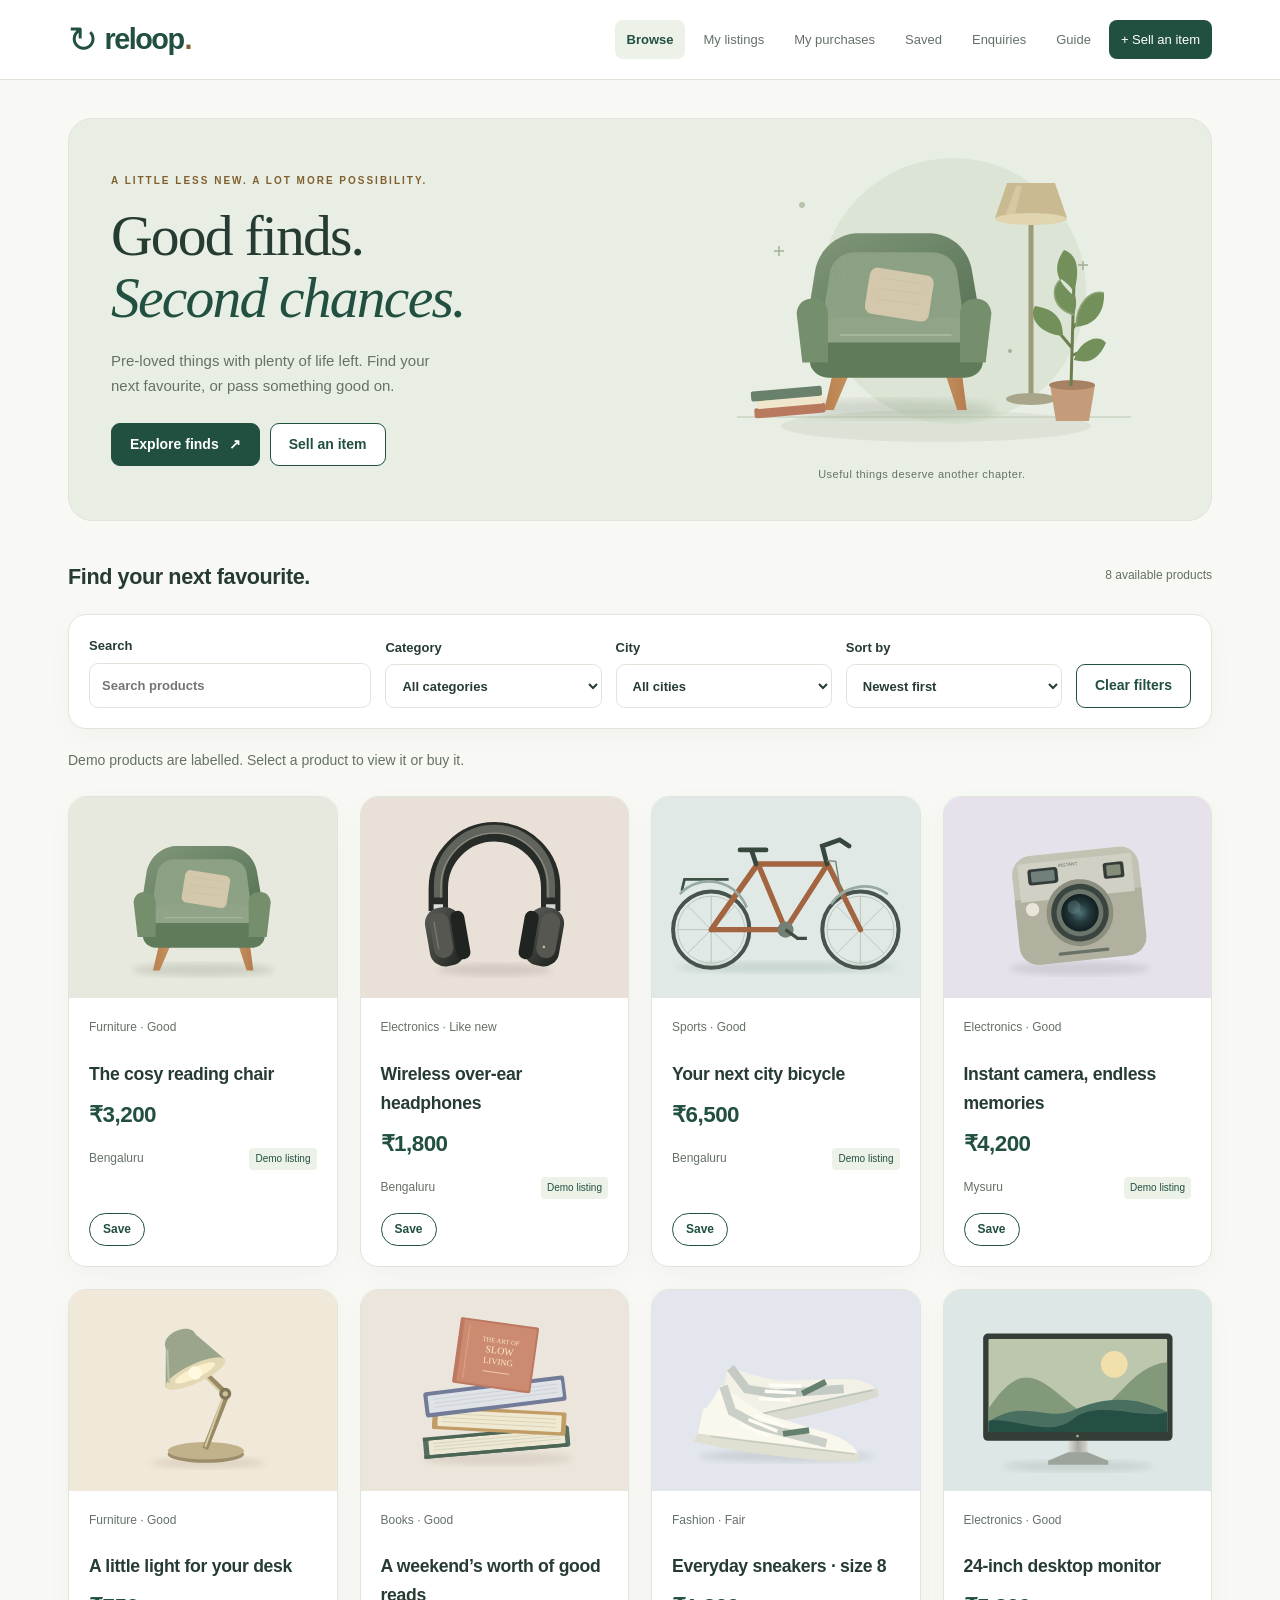
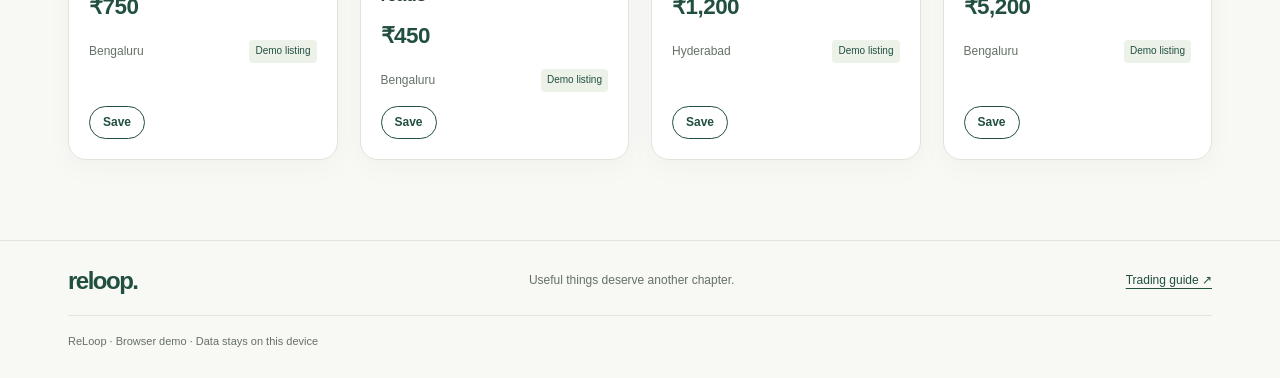
<file: index.html>
<!doctype html>
<html lang="en">
  <head>
    <meta charset="UTF-8" />
    <meta name="viewport" content="width=device-width, initial-scale=1" />
    <meta name="description" content="ReLoop: a simple second-hand marketplace demo." />
    <title>Home | ReLoop</title>
    <link rel="icon" href="assets/favicon.svg" type="image/svg+xml" />
    <link rel="stylesheet" href="mystyles.css" />
    <script src="myapp.js" defer></script>
  </head>
  <body data-page="index">
    <a class="skip-link" href="#main">Skip to content</a>
    <!-- The shared navigation is created by initLayout() in myapp.js. -->
    <header id="site-header" class="site-header"></header>
    <noscript>
      <p class="notice">Enable JavaScript to browse, sell, and save purchases.</p>
    </noscript>
    <main id="main" class="container">
      <!-- The banner uses the existing local hero.svg; no external image is needed. -->
      <section class="intro home-intro">
        <div class="hero-copy">
          <p class="eyebrow">A little less new. A lot more possibility.</p>
          <h1>
            Good finds.
            <br />
            <em>Second chances.</em>
          </h1>
          <p>
            Pre-loved things with plenty of life left. Find your next favourite, or pass something
            good on.
          </p>
          <div class="actions">
            <a class="button" href="#marketplace">
              Explore finds
              <span aria-hidden="true">↗</span>
            </a>
            <a class="button button-outline" href="sell.html">Sell an item</a>
          </div>
        </div>
        <figure class="hero-art">
          <img
            src="assets/hero.svg"
            alt="Illustrated reading corner with a chair, lamp, books, and a plant"
            width="420"
            height="300"
          />
          <figcaption>Useful things deserve another chapter.</figcaption>
        </figure>
      </section>
      <div id="marketplace" class="market-heading">
        <h2>Find your next favourite.</h2>
        <p id="result-count" class="muted" aria-live="polite"></p>
      </div>
      <!-- These controls are read by renderProducts() to filter the product cards. -->
      <form id="search-form" class="filters" role="search">
        <label>
          Search
          <input id="search" type="search" placeholder="Search products" />
        </label>
        <label>
          Category
          <select id="browse-category">
            <option value="all">All categories</option>
          </select>
        </label>
        <label>
          City
          <select id="location">
            <option value="all">All cities</option>
          </select>
        </label>
        <label>
          Sort by
          <select id="sort">
            <option value="newest">Newest first</option>
            <option value="low">Lowest price</option>
            <option value="high">Highest price</option>
          </select>
        </label>
        <button id="reset-filters" class="button-outline" type="button">Clear filters</button>
      </form>
      <p class="muted">Demo products are labelled. Select a product to view it or buy it.</p>
      <!-- JavaScript fills this grid; the HTML for one card is in productCard(). -->
      <div id="product-grid" class="product-grid"></div>
      <p id="empty-state" class="empty-state" hidden>
        No products match. Try clearing the filters.
      </p>
    </main>
    <!-- The shared footer is also created by initLayout(). -->
    <footer id="site-footer" class="site-footer"></footer>
    <div id="toast" class="toast" role="status" aria-live="polite" hidden></div>
  </body>
</html>
</file>
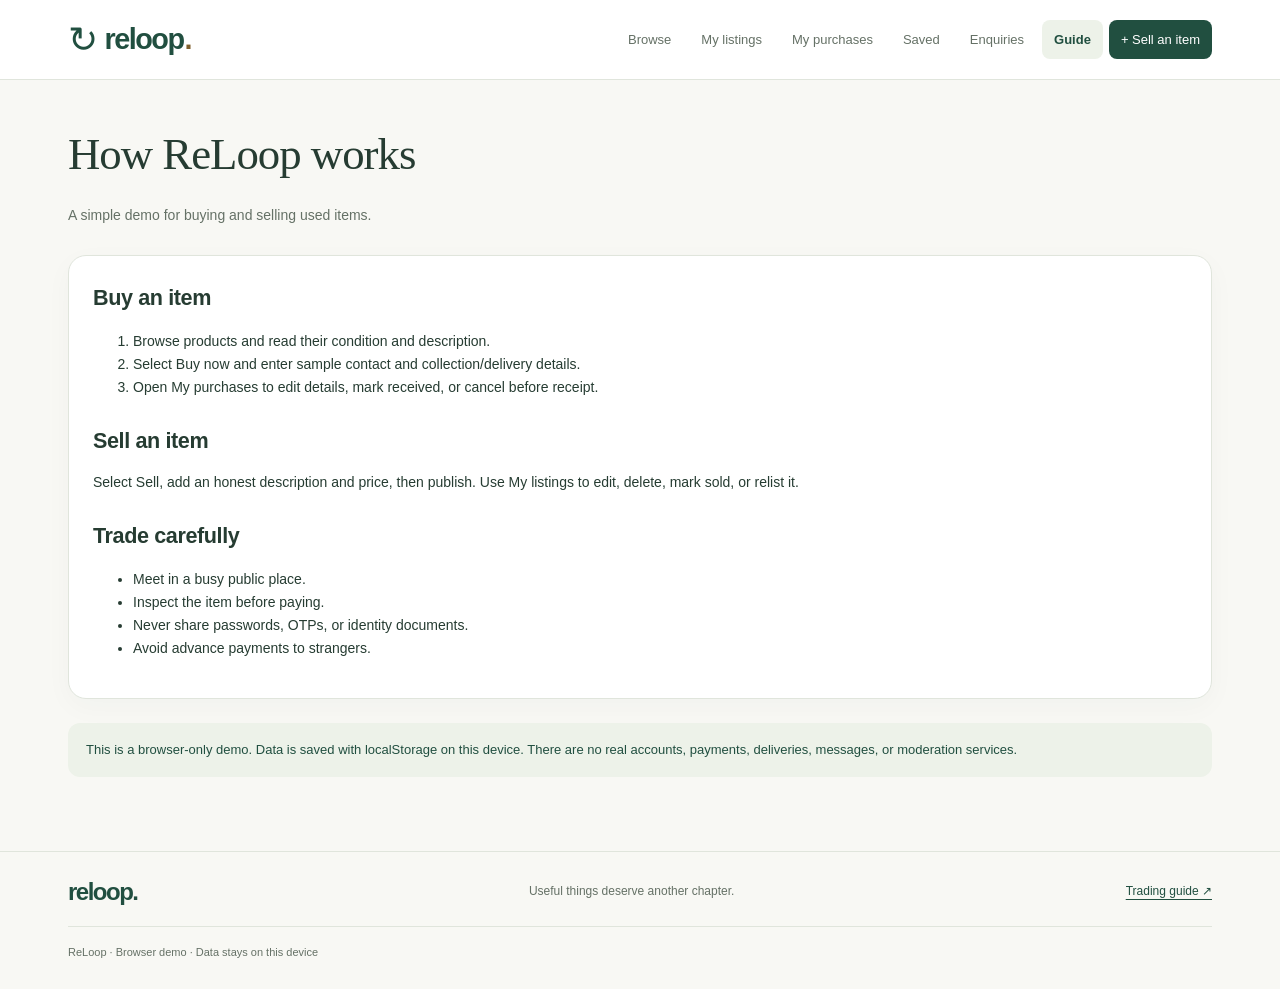
<file: guide.html>
<!doctype html>
<html lang="en">
  <head>
    <meta charset="UTF-8" />
    <meta name="viewport" content="width=device-width, initial-scale=1" />
    <meta name="description" content="ReLoop: a simple second-hand marketplace demo." />
    <title>Guide | ReLoop</title>
    <link rel="icon" href="assets/favicon.svg" type="image/svg+xml" />
    <link rel="stylesheet" href="mystyles.css" />
    <script src="myapp.js" defer></script>
  </head>
  <body data-page="guide">
    <a class="skip-link" href="#main">Skip to content</a>
    <!-- The shared navigation is created by initLayout() in myapp.js. -->
    <header id="site-header" class="site-header"></header>
    <noscript>
      <p class="notice">Enable JavaScript to browse, sell, and save purchases.</p>
    </noscript>
    <main id="main" class="container">
      <section class="intro">
        <h1>How ReLoop works</h1>
        <p>A simple demo for buying and selling used items.</p>
      </section>
      <section class="panel">
        <h2>Buy an item</h2>
        <ol>
          <li>Browse products and read their condition and description.</li>
          <li>Select Buy now and enter sample contact and collection/delivery details.</li>
          <li>Open My purchases to edit details, mark received, or cancel before receipt.</li>
        </ol>
        <h2>Sell an item</h2>
        <p>
          Select Sell, add an honest description and price, then publish. Use My listings to edit,
          delete, mark sold, or relist it.
        </p>
        <h2>Trade carefully</h2>
        <ul>
          <li>Meet in a busy public place.</li>
          <li>Inspect the item before paying.</li>
          <li>Never share passwords, OTPs, or identity documents.</li>
          <li>Avoid advance payments to strangers.</li>
        </ul>
      </section>
      <p class="notice">
        This is a browser-only demo. Data is saved with localStorage on this device. There are no
        real accounts, payments, deliveries, messages, or moderation services.
      </p>
    </main>
    <!-- The shared footer is also created by initLayout(). -->
    <footer id="site-footer" class="site-footer"></footer>
    <div id="toast" class="toast" role="status" aria-live="polite" hidden></div>
  </body>
</html>
</file>
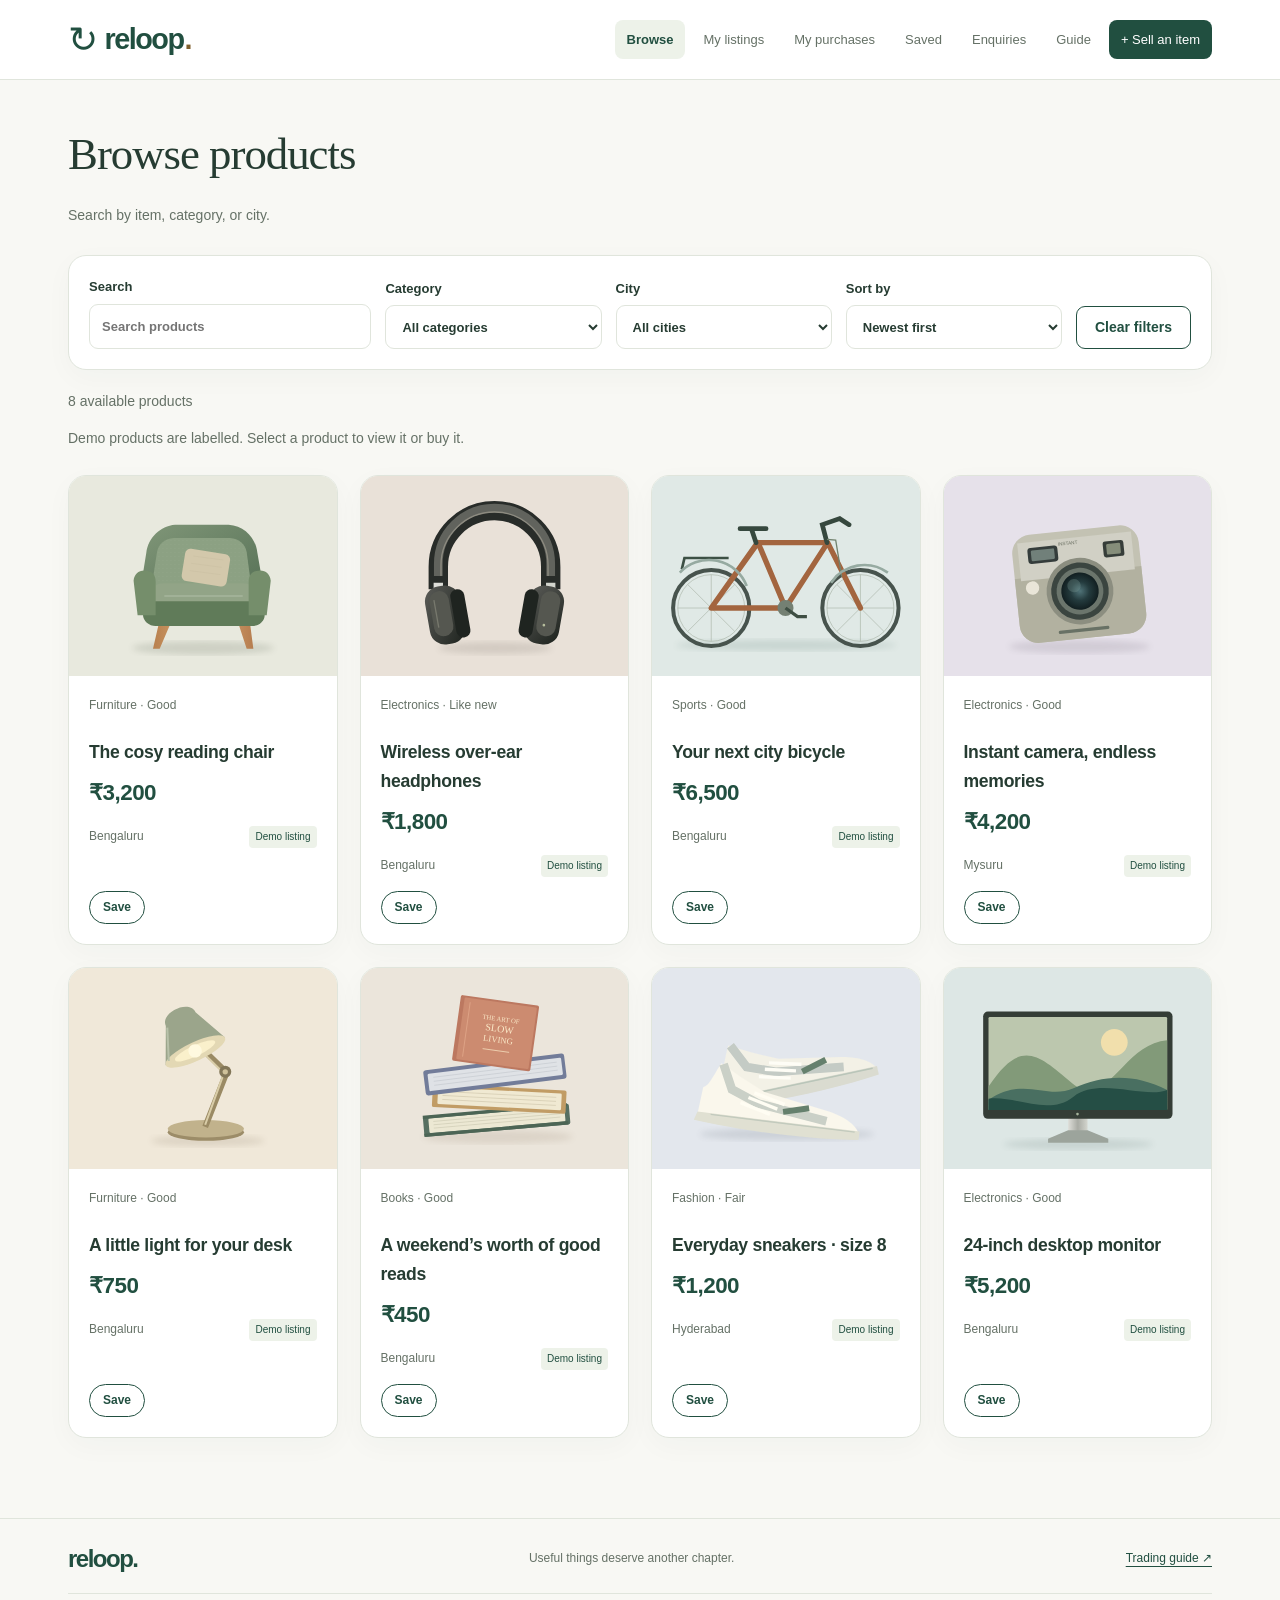
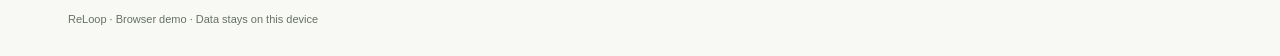
<file: list.html>
<!doctype html>
<html lang="en">
  <head>
    <meta charset="UTF-8" />
    <meta name="viewport" content="width=device-width, initial-scale=1" />
    <meta name="description" content="ReLoop: a simple second-hand marketplace demo." />
    <title>Browse | ReLoop</title>
    <link rel="icon" href="assets/favicon.svg" type="image/svg+xml" />
    <link rel="stylesheet" href="mystyles.css" />
    <script src="myapp.js" defer></script>
  </head>
  <body data-page="list">
    <a class="skip-link" href="#main">Skip to content</a>
    <!-- The shared navigation is created by initLayout() in myapp.js. -->
    <header id="site-header" class="site-header"></header>
    <noscript>
      <p class="notice">Enable JavaScript to browse, sell, and save purchases.</p>
    </noscript>
    <main id="main" class="container">
      <section class="intro">
        <h1>Browse products</h1>
        <p>Search by item, category, or city.</p>
      </section>
      <!-- These controls are read by renderProducts() to filter the product cards. -->
      <form id="search-form" class="filters" role="search">
        <label>
          Search
          <input id="search" type="search" placeholder="Search products" />
        </label>
        <label>
          Category
          <select id="browse-category">
            <option value="all">All categories</option>
          </select>
        </label>
        <label>
          City
          <select id="location">
            <option value="all">All cities</option>
          </select>
        </label>
        <label>
          Sort by
          <select id="sort">
            <option value="newest">Newest first</option>
            <option value="low">Lowest price</option>
            <option value="high">Highest price</option>
          </select>
        </label>
        <button id="reset-filters" class="button-outline" type="button">Clear filters</button>
      </form>
      <p id="result-count" class="muted" aria-live="polite"></p>
      <p class="muted">Demo products are labelled. Select a product to view it or buy it.</p>
      <!-- JavaScript fills this grid; the HTML for one card is in productCard(). -->
      <div id="product-grid" class="product-grid"></div>
      <p id="empty-state" class="empty-state" hidden>
        No products match. Try clearing the filters.
      </p>
    </main>
    <!-- The shared footer is also created by initLayout(). -->
    <footer id="site-footer" class="site-footer"></footer>
    <div id="toast" class="toast" role="status" aria-live="polite" hidden></div>
  </body>
</html>
</file>
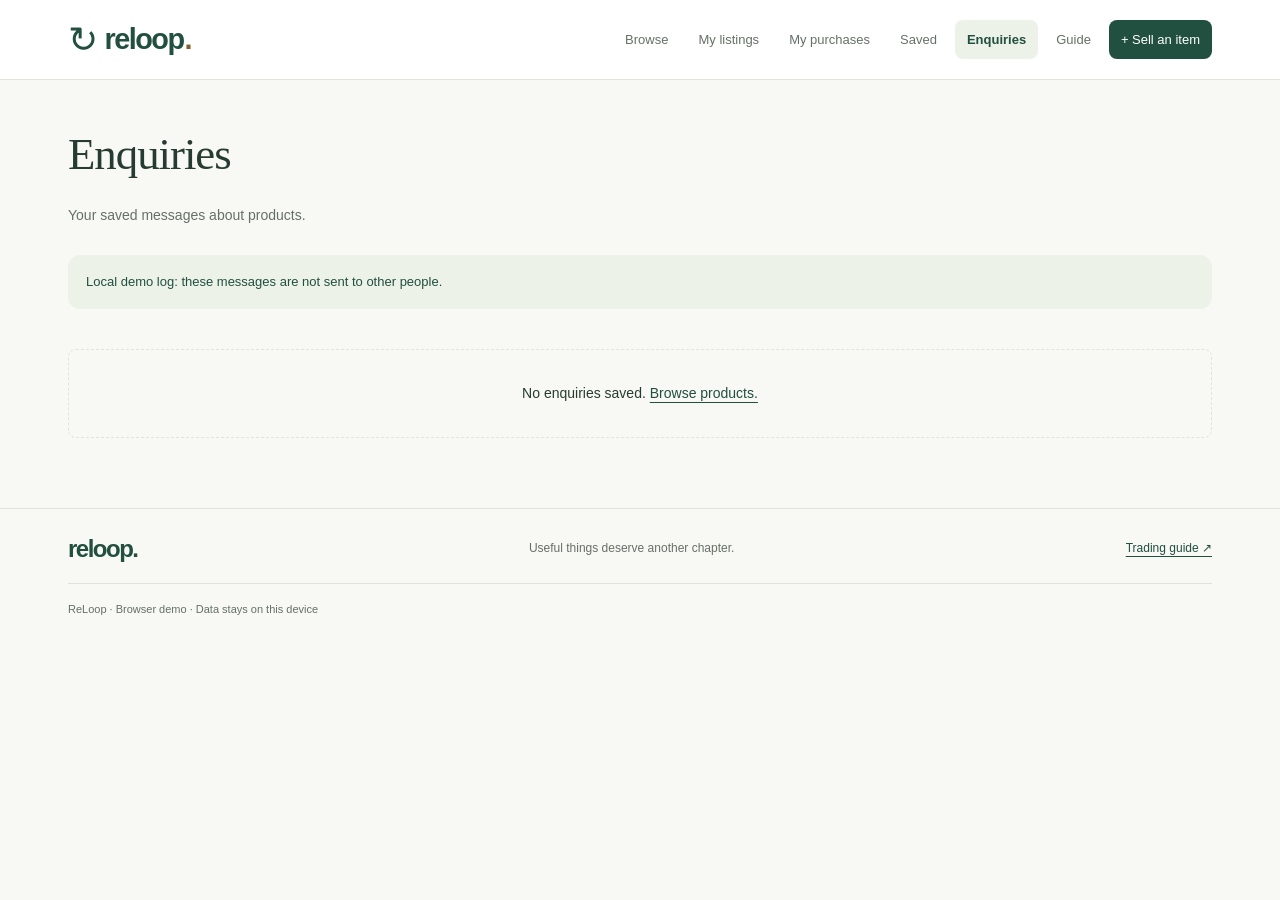
<file: messages.html>
<!doctype html>
<html lang="en">
  <head>
    <meta charset="UTF-8" />
    <meta name="viewport" content="width=device-width, initial-scale=1" />
    <meta name="description" content="ReLoop: a simple second-hand marketplace demo." />
    <title>Enquiries | ReLoop</title>
    <link rel="icon" href="assets/favicon.svg" type="image/svg+xml" />
    <link rel="stylesheet" href="mystyles.css" />
    <script src="myapp.js" defer></script>
  </head>
  <body data-page="messages">
    <a class="skip-link" href="#main">Skip to content</a>
    <!-- The shared navigation is created by initLayout() in myapp.js. -->
    <header id="site-header" class="site-header"></header>
    <noscript>
      <p class="notice">Enable JavaScript to browse, sell, and save purchases.</p>
    </noscript>
    <main id="main" class="container">
      <section class="intro">
        <h1>Enquiries</h1>
        <p>Your saved messages about products.</p>
      </section>
      <p class="notice">Local demo log: these messages are not sent to other people.</p>
      <!-- renderMessages() adds locally saved enquiries here. -->
      <div id="messages-list" class="record-list"></div>
      <p id="messages-empty" class="empty-state" hidden>
        No enquiries saved.
        <a href="list.html">Browse products.</a>
      </p>
    </main>
    <!-- The shared footer is also created by initLayout(). -->
    <footer id="site-footer" class="site-footer"></footer>
    <div id="toast" class="toast" role="status" aria-live="polite" hidden></div>
  </body>
</html>
</file>
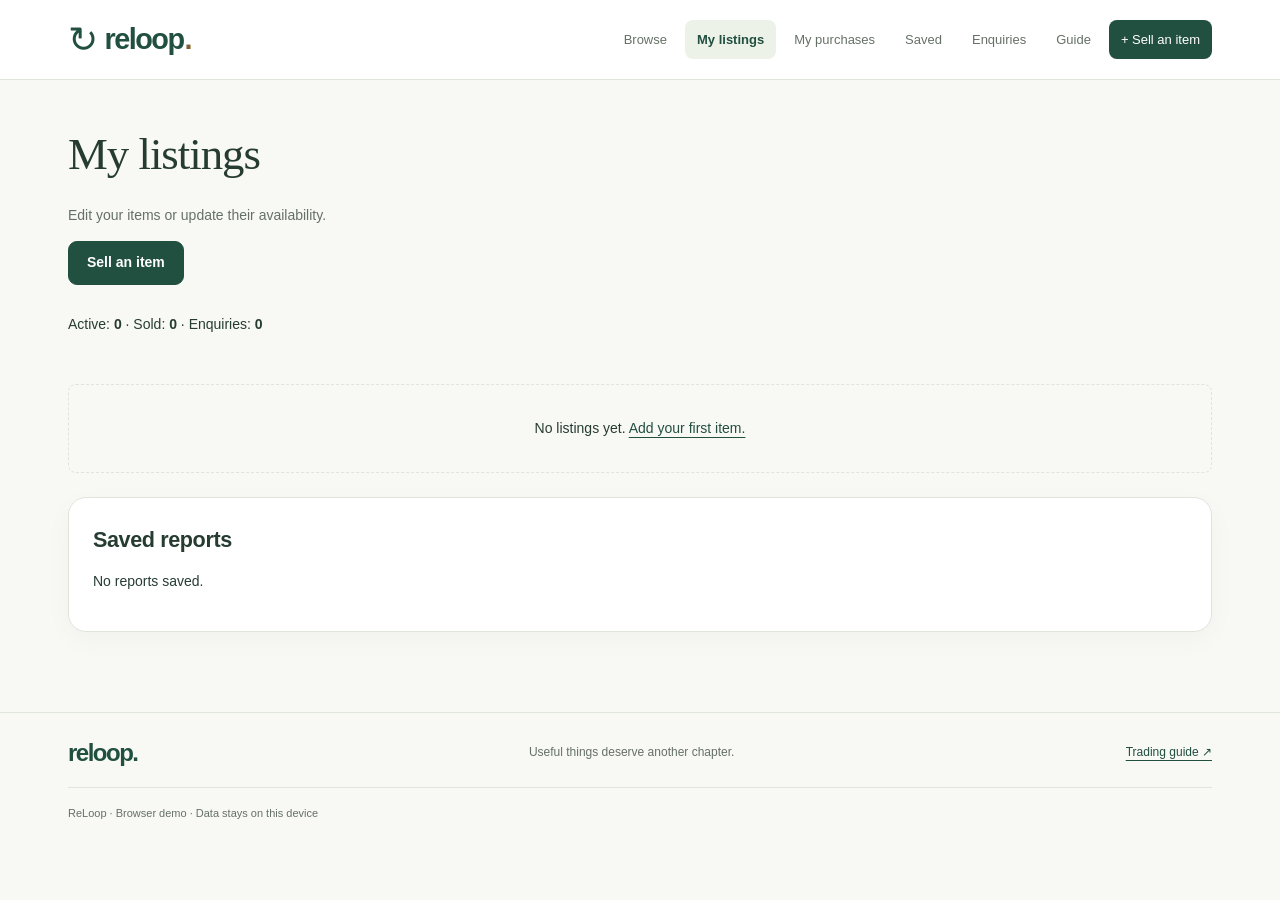
<file: mylistings.html>
<!doctype html>
<html lang="en">
  <head>
    <meta charset="UTF-8" />
    <meta name="viewport" content="width=device-width, initial-scale=1" />
    <meta name="description" content="ReLoop: a simple second-hand marketplace demo." />
    <title>My listings | ReLoop</title>
    <link rel="icon" href="assets/favicon.svg" type="image/svg+xml" />
    <link rel="stylesheet" href="mystyles.css" />
    <script src="myapp.js" defer></script>
  </head>
  <body data-page="mylistings">
    <a class="skip-link" href="#main">Skip to content</a>
    <!-- The shared navigation is created by initLayout() in myapp.js. -->
    <header id="site-header" class="site-header"></header>
    <noscript>
      <p class="notice">Enable JavaScript to browse, sell, and save purchases.</p>
    </noscript>
    <main id="main" class="container">
      <section class="intro">
        <h1>My listings</h1>
        <p>Edit your items or update their availability.</p>
        <a class="button" href="sell.html">Sell an item</a>
      </section>
      <p class="stats">
        Active:
        <strong id="stat-active">0</strong>
        · Sold:
        <strong id="stat-sold">0</strong>
        · Enquiries:
        <strong id="stat-enquiries">0</strong>
      </p>
      <!-- renderMyListings() adds your items and local reports to these containers. -->
      <div id="my-listings" class="product-grid"></div>
      <p id="my-empty" class="empty-state" hidden>
        No listings yet.
        <a href="sell.html">Add your first item.</a>
      </p>
      <section class="panel">
        <h2>Saved reports</h2>
        <div id="reports-list"></div>
      </section>
    </main>
    <!-- The shared footer is also created by initLayout(). -->
    <footer id="site-footer" class="site-footer"></footer>
    <div id="toast" class="toast" role="status" aria-live="polite" hidden></div>
  </body>
</html>
</file>
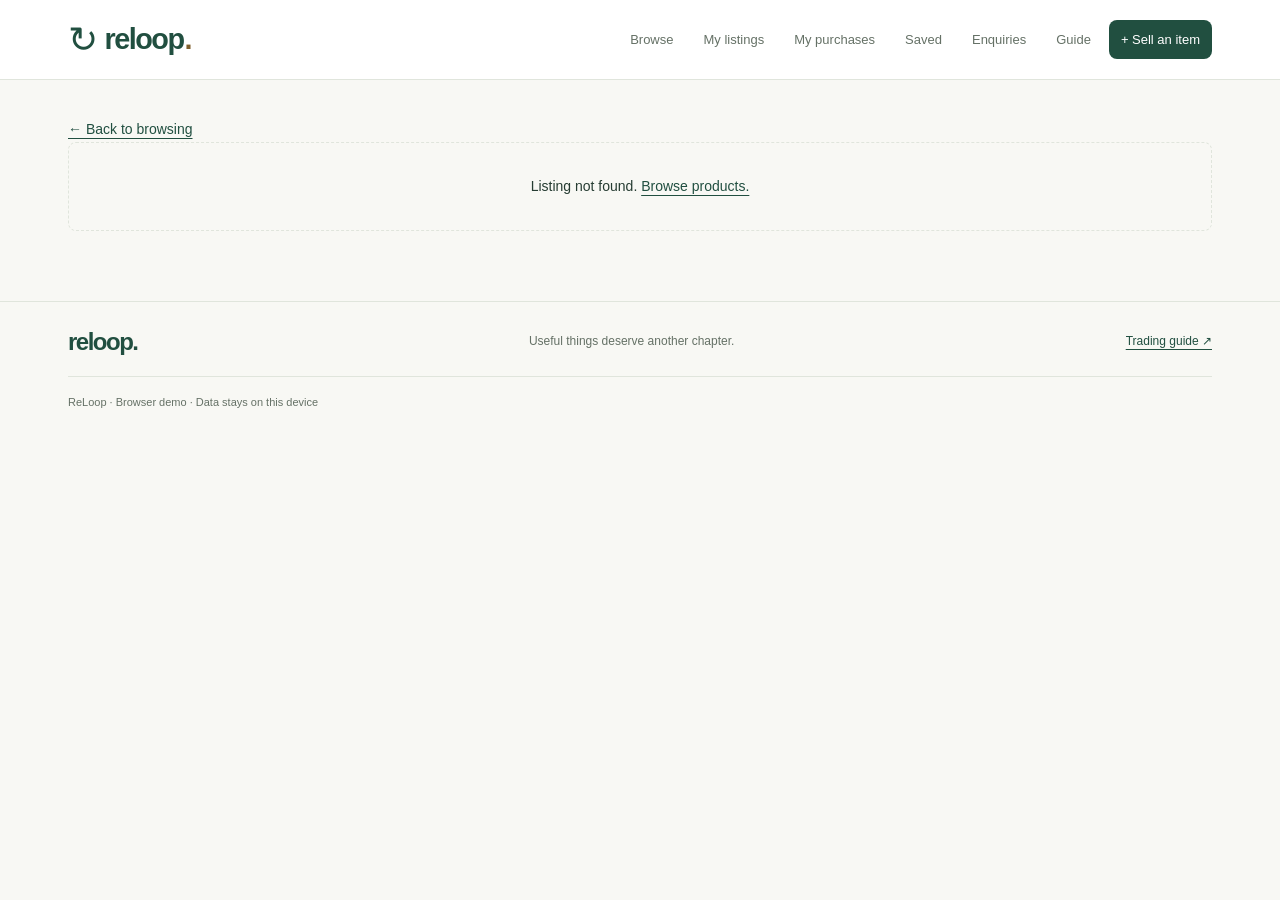
<file: product.html>
<!doctype html>
<html lang="en">
  <head>
    <meta charset="UTF-8" />
    <meta name="viewport" content="width=device-width, initial-scale=1" />
    <meta name="description" content="ReLoop: a simple second-hand marketplace demo." />
    <title>Product details | ReLoop</title>
    <link rel="icon" href="assets/favicon.svg" type="image/svg+xml" />
    <link rel="stylesheet" href="mystyles.css" />
    <script src="myapp.js" defer></script>
  </head>
  <body data-page="product">
    <a class="skip-link" href="#main">Skip to content</a>
    <!-- The shared navigation is created by initLayout() in myapp.js. -->
    <header id="site-header" class="site-header"></header>
    <noscript>
      <p class="notice">Enable JavaScript to browse, sell, and save purchases.</p>
    </noscript>
    <main id="main" class="container">
      <a href="list.html">← Back to browsing</a>
      <!-- renderDetail() adds the selected product here using the ?id= URL value. -->
      <div id="product-detail"></div>
      <!-- An enquiry is a local record; it does not send a message to a seller. -->
      <dialog id="contact-dialog" aria-labelledby="contact-title">
        <form id="contact-form">
          <button type="button" class="dialog-close" data-close-dialog aria-label="Close enquiry">
            ×
          </button>
          <h2 id="contact-title">Contact seller</h2>
          <p id="contact-product" class="muted"></p>
          <label for="buyer-name">Your name *</label>
          <input id="buyer-name" required maxlength="50" />
          <label for="enquiry">Message *</label>
          <textarea id="enquiry" required minlength="5" maxlength="800" rows="4">
Hi! Is this still available?</textarea>
          <p class="notice">Demo only: no message is sent. Your enquiry stays in this browser.</p>
          <p id="contact-error" class="form-error" role="alert" hidden></p>
          <button type="submit">Save enquiry</button>
        </form>
      </dialog>
      <!-- Reports are also local records, shown on My listings. -->
      <dialog id="report-dialog" aria-labelledby="report-title">
        <form id="report-form">
          <button type="button" class="dialog-close" data-close-dialog aria-label="Close report">
            ×
          </button>
          <h2 id="report-title">Report listing</h2>
          <label for="report-reason">Reason *</label>
          <select id="report-reason" required>
            <option value="">Choose a reason</option>
            <option>Misleading description</option>
            <option>Suspicious listing or scam</option>
            <option>Prohibited item</option>
            <option>Other concern</option>
          </select>
          <label for="report-details">Details (optional)</label>
          <textarea id="report-details" rows="3" maxlength="800"></textarea>
          <p class="notice">This report stays in this browser. There is no live moderation team.</p>
          <p id="report-error" class="form-error" role="alert" hidden></p>
          <button type="submit">Save report</button>
        </form>
      </dialog>
    </main>
    <!-- The shared footer is also created by initLayout(). -->
    <footer id="site-footer" class="site-footer"></footer>
    <div id="toast" class="toast" role="status" aria-live="polite" hidden></div>
  </body>
</html>
</file>
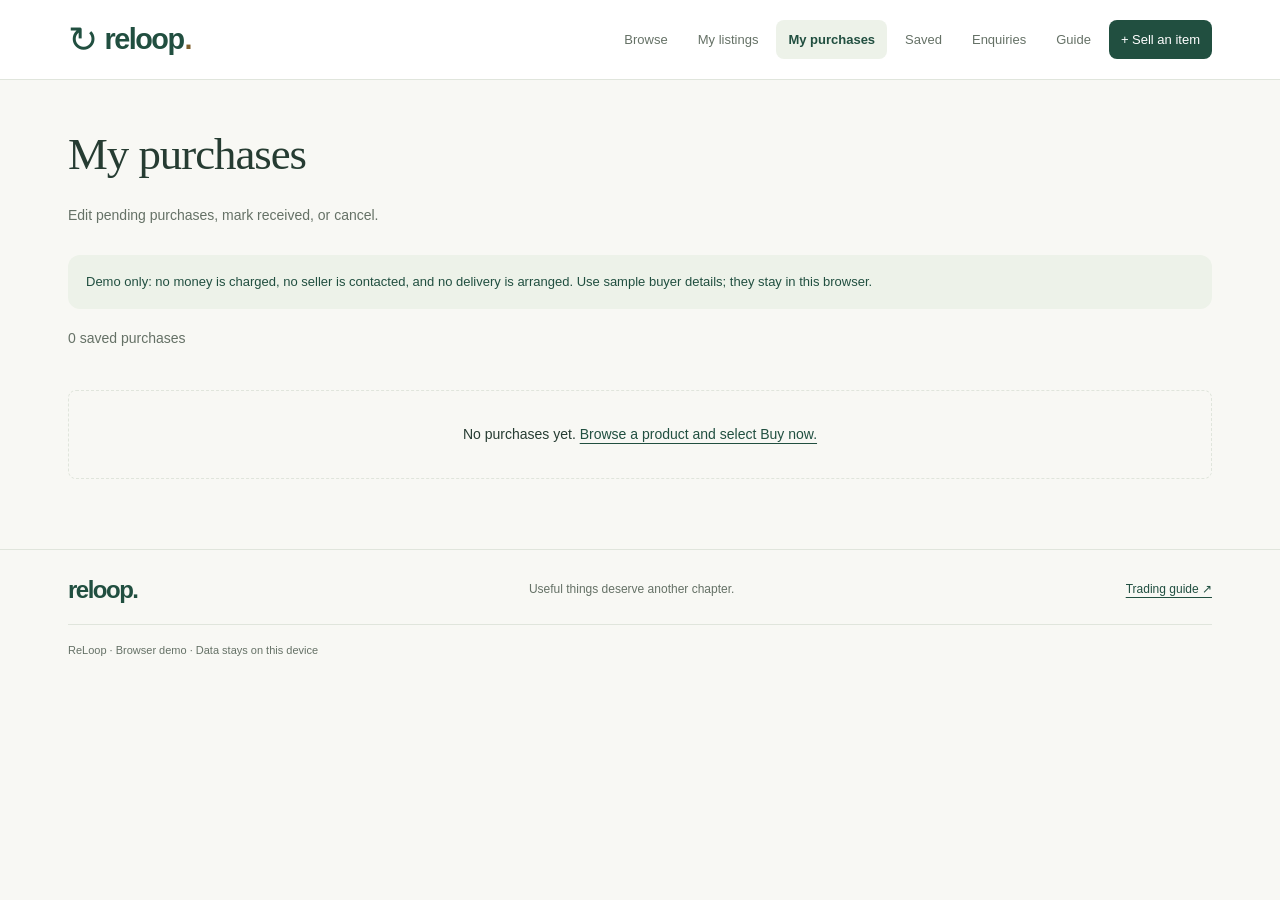
<file: purchases.html>
<!doctype html>
<html lang="en">
  <head>
    <meta charset="UTF-8" />
    <meta name="viewport" content="width=device-width, initial-scale=1" />
    <meta name="description" content="ReLoop: a simple second-hand marketplace demo." />
    <title>My purchases | ReLoop</title>
    <link rel="icon" href="assets/favicon.svg" type="image/svg+xml" />
    <link rel="stylesheet" href="mystyles.css" />
    <script src="myapp.js" defer></script>
  </head>
  <body data-page="purchases">
    <a class="skip-link" href="#main">Skip to content</a>
    <!-- The shared navigation is created by initLayout() in myapp.js. -->
    <header id="site-header" class="site-header"></header>
    <noscript>
      <p class="notice">Enable JavaScript to browse, sell, and save purchases.</p>
    </noscript>
    <main id="main" class="container">
      <section class="intro">
        <h1>My purchases</h1>
        <p>Edit pending purchases, mark received, or cancel.</p>
      </section>
      <p class="notice">
        Demo only: no money is charged, no seller is contacted, and no delivery is arranged. Use
        sample buyer details; they stay in this browser.
      </p>
      <p id="purchase-count" class="muted" aria-live="polite"></p>
      <!-- renderPurchases() shows saved receipts and the actions for each status. -->
      <div id="purchases-list" class="record-list"></div>
      <p id="purchases-empty" class="empty-state" hidden>
        No purchases yet.
        <a href="list.html">Browse a product and select Buy now.</a>
      </p>
    </main>
    <!-- The shared footer is also created by initLayout(). -->
    <footer id="site-footer" class="site-footer"></footer>
    <div id="toast" class="toast" role="status" aria-live="polite" hidden></div>
  </body>
</html>
</file>
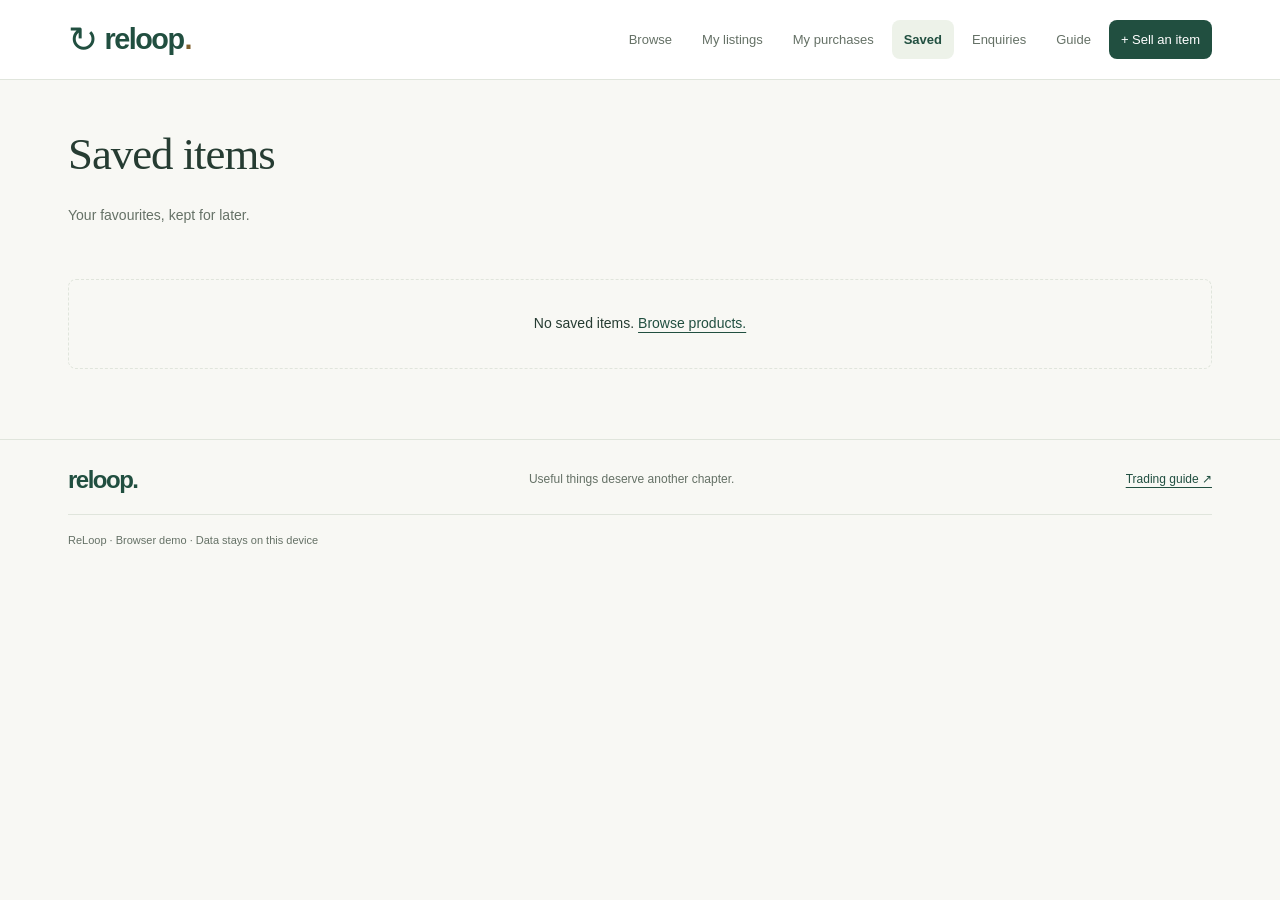
<file: saved.html>
<!doctype html>
<html lang="en">
  <head>
    <meta charset="UTF-8" />
    <meta name="viewport" content="width=device-width, initial-scale=1" />
    <meta name="description" content="ReLoop: a simple second-hand marketplace demo." />
    <title>Saved items | ReLoop</title>
    <link rel="icon" href="assets/favicon.svg" type="image/svg+xml" />
    <link rel="stylesheet" href="mystyles.css" />
    <script src="myapp.js" defer></script>
  </head>
  <body data-page="saved">
    <a class="skip-link" href="#main">Skip to content</a>
    <!-- The shared navigation is created by initLayout() in myapp.js. -->
    <header id="site-header" class="site-header"></header>
    <noscript>
      <p class="notice">Enable JavaScript to browse, sell, and save purchases.</p>
    </noscript>
    <main id="main" class="container">
      <section class="intro">
        <h1>Saved items</h1>
        <p>Your favourites, kept for later.</p>
      </section>
      <!-- renderSaved() shows products whose IDs are stored in your favourites. -->
      <div id="saved-grid" class="product-grid"></div>
      <p id="saved-empty" class="empty-state" hidden>
        No saved items.
        <a href="list.html">Browse products.</a>
      </p>
    </main>
    <!-- The shared footer is also created by initLayout(). -->
    <footer id="site-footer" class="site-footer"></footer>
    <div id="toast" class="toast" role="status" aria-live="polite" hidden></div>
  </body>
</html>
</file>
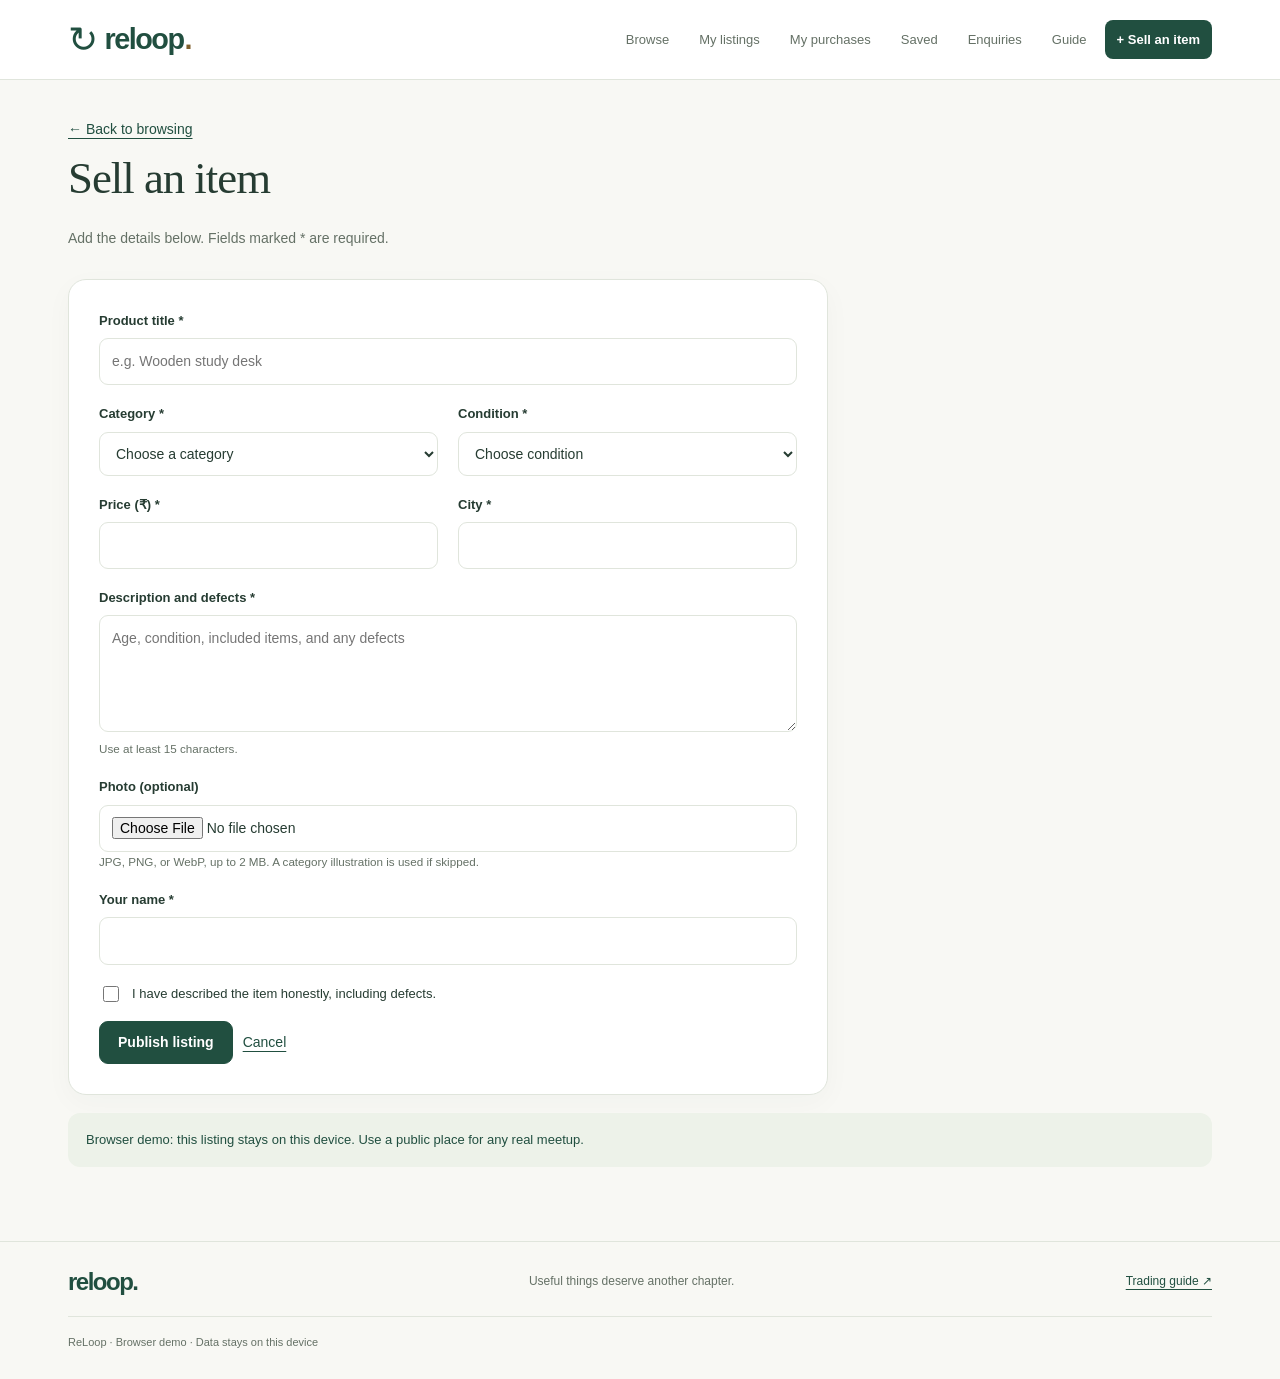
<file: sell.html>
<!doctype html>
<html lang="en">
  <head>
    <meta charset="UTF-8" />
    <meta name="viewport" content="width=device-width, initial-scale=1" />
    <meta name="description" content="ReLoop: a simple second-hand marketplace demo." />
    <title>Sell an item | ReLoop</title>
    <link rel="icon" href="assets/favicon.svg" type="image/svg+xml" />
    <link rel="stylesheet" href="mystyles.css" />
    <script src="myapp.js" defer></script>
  </head>
  <body data-page="sell">
    <a class="skip-link" href="#main">Skip to content</a>
    <!-- The shared navigation is created by initLayout() in myapp.js. -->
    <header id="site-header" class="site-header"></header>
    <noscript>
      <p class="notice">Enable JavaScript to browse, sell, and save purchases.</p>
    </noscript>
    <main id="main" class="container">
      <a href="list.html">← Back to browsing</a>
      <section class="intro">
        <h1 id="sell-title">Sell an item</h1>
        <p>Add the details below. Fields marked * are required.</p>
      </section>
      <!-- Field IDs match the names in LISTING_FIELDS in myapp.js. -->
      <form id="sell-form" class="form-card">
        <label for="title">Product title *</label>
        <input id="title" required maxlength="80" placeholder="e.g. Wooden study desk" />
        <div class="form-row">
          <div>
            <label for="category">Category *</label>
            <select id="category" required>
              <option value="">Choose a category</option>
            </select>
          </div>
          <div>
            <label for="condition">Condition *</label>
            <select id="condition" required>
              <option value="">Choose condition</option>
              <option>Like new</option>
              <option>Good</option>
              <option>Fair</option>
            </select>
          </div>
        </div>
        <div class="form-row">
          <div>
            <label for="price">Price (₹) *</label>
            <input id="price" type="number" min="1" max="10000000" step="1" required />
          </div>
          <div>
            <label for="city">City *</label>
            <input id="city" required maxlength="50" />
          </div>
        </div>
        <label for="description">Description and defects *</label>
        <textarea
          id="description"
          rows="4"
          required
          minlength="15"
          maxlength="1200"
          placeholder="Age, condition, included items, and any defects"
        ></textarea>
        <small>Use at least 15 characters.</small>
        <label for="photo">Photo (optional)</label>
        <input id="photo" type="file" accept="image/jpeg,image/png,image/webp" />
        <small>JPG, PNG, or WebP, up to 2 MB. A category illustration is used if skipped.</small>
        <img id="photo-preview" class="photo-preview" alt="Selected product photo" hidden />
        <label for="seller">Your name *</label>
        <input id="seller" required maxlength="50" />
        <label class="checkbox-row">
          <input id="honesty" type="checkbox" required />
          I have described the item honestly, including defects.
        </label>
        <p id="form-error" class="form-error" role="alert" hidden></p>
        <div class="actions">
          <button id="submit-listing" type="submit">Publish listing</button>
          <a href="mylistings.html">Cancel</a>
        </div>
      </form>
      <p class="notice">
        Browser demo: this listing stays on this device. Use a public place for any real meetup.
      </p>
    </main>
    <!-- The shared footer is also created by initLayout(). -->
    <footer id="site-footer" class="site-footer"></footer>
    <div id="toast" class="toast" role="status" aria-live="polite" hidden></div>
  </body>
</html>
</file>
<file: mystyles.css>
/* ReLoop styles. Change the colors below first, then adjust the matching section. */
:root {
  --page-bg: #f8f8f4; /* Warm cream background for the whole page */
  --surface-bg: #ffffff; /* Header, product cards, forms, and dialogs */
  --text-color: #263c32; /* Normal text and headings */
  --muted-color: #657166; /* Descriptions, dates, and small hints */
  --brand-color: #214f40; /* Logo, links, prices, buttons, active menu, and toast */
  --button-text: #ffffff; /* Text on primary buttons, SOLD labels, and toast */
  --button-hover: #153b2e; /* Primary button hover color */
  --backdrop-color: #17372b88; /* Overlay behind open dialogs */
  --border-color: #e0e5dc; /* Card, field, header, and footer borders */
  --intro-bg: #e9eee5; /* Home banner; matches the local hero illustration */
  --notice-bg: #edf2e9; /* Notices, checkout summary, and active menu pill */
  --accent-color: #80602e; /* Small home-banner label */
  --danger-color: #9c3b32; /* Errors, delete buttons, and cancelled status text */
  --danger-bg: #fceeea; /* Errors and cancelled status background */
  --success-bg: #e2f2e7; /* Received status and selected Save button */
  --pending-bg: #fff3ce; /* Awaiting collection/delivery status */
  --focus-color: #9d6a25; /* Keyboard focus outline */
  --card-radius: 18px; /* Rounded corners for cards, forms, and dialogs */
  --card-shadow: 0 8px 28px #263c3208; /* Subtle depth below cards and forms */
  --heading-font: Georgia, 'Times New Roman', serif; /* Editorial page titles */
}

/* BASIC PAGE: font, page color, readable widths, and spacing. */
* {
  box-sizing: border-box;
}
body {
  margin: 0;
  background: var(--page-bg);
  color: var(--text-color);
  font:
    14px/1.65 -apple-system,
    BlinkMacSystemFont,
    'Segoe UI',
    sans-serif;
}
a {
  color: var(--brand-color);
  text-underline-offset: 4px;
}
img {
  display: block;
  max-width: 100%;
}
h1,
h2,
h3 {
  font-size: 1rem;
  letter-spacing: -0.3px;
  margin: 8px 0 12px;
}
h1 {
  font-family: var(--heading-font);
  font-size: clamp(2rem, 4vw, 2.8rem);
  font-weight: 400;
  letter-spacing: -1px;
  margin: 0 0 12px;
}
h2 {
  font-size: 1.35rem;
  letter-spacing: -0.4px;
  margin: 0 0 12px;
}
h3 {
  font-size: 1.1rem;
  margin: 8px 0;
}
p {
  margin: 0 0 14px;
}
[hidden] {
  display: none !important;
}
.container {
  max-width: 1200px;
  margin: auto;
  padding: 38px 28px 56px;
}
.muted,
small,
dt {
  color: var(--muted-color);
}
small {
  display: block;
}
:focus-visible {
  outline: 3px solid var(--focus-color);
  outline-offset: 3px;
}
.skip-link {
  position: absolute;
  left: 12px;
  top: -100px;
}
.skip-link:focus {
  top: 8px;
  background: var(--surface-bg);
  padding: 8px;
  z-index: 10;
}

/* HEADER: white background; the active page uses the green brand color. */
.site-header {
  background: var(--surface-bg);
  border-bottom: 1px solid var(--border-color);
}
.header-inner {
  max-width: 1200px;
  margin: auto;
  padding: 20px 28px;
  display: flex;
  align-items: center;
  justify-content: space-between;
  flex-wrap: wrap;
  gap: 18px 26px;
}
.brand {
  display: inline-flex;
  align-items: center;
  gap: 8px;
  color: var(--brand-color);
  font-size: 1.8rem;
  font-weight: 800;
  letter-spacing: -1.5px;
  text-decoration: none;
  line-height: 1;
}
.main-nav {
  display: flex;
  flex-wrap: wrap;
  align-items: center;
  gap: 6px;
}
.main-nav a {
  color: var(--muted-color);
  font-size: 13px;
  font-weight: 500;
  text-decoration: none;
  padding: 9px 12px;
  border-radius: 8px;
}
.main-nav a[aria-current='page'] {
  color: var(--brand-color);
  background: var(--notice-bg);
  font-weight: 600;
}
.saved-count {
  font-size: 11px;
  background: var(--notice-bg);
  padding: 2px 6px;
  border-radius: 6px;
}

/* INTRODUCTION: sage banner, serif title, and existing local SVG illustration. */
.intro {
  margin-bottom: 28px;
}
.intro p {
  color: var(--muted-color);
  max-width: 600px;
}
.home-intro {
  display: grid;
  grid-template-columns: 1.1fr 1fr;
  align-items: center;
  gap: 20px;
  background: var(--intro-bg);
  border: 1px solid var(--border-color);
  border-radius: 24px;
  padding: 36px 42px;
  margin-bottom: 38px;
}

/* BUTTONS: green primary buttons, white outline buttons, red delete text. */
button,
.button {
  display: inline-flex;
  align-items: center;
  justify-content: center;
  gap: 10px;
  background: var(--brand-color);
  color: var(--button-text);
  border: 1px solid var(--brand-color);
  border-radius: 9px;
  padding: 11px 18px;
  font: inherit;
  font-weight: 600;
  line-height: 1.4;
  text-align: center;
  text-decoration: none;
  cursor: pointer;
  transition:
    background 160ms,
    box-shadow 160ms;
}
button:hover,
.button:hover {
  background: var(--button-hover);
}
button:disabled {
  opacity: 0.6;
  cursor: wait;
}
.button-outline,
.save-button {
  background: var(--surface-bg);
  color: var(--brand-color);
}
.button-outline:hover,
.save-button:hover {
  background: var(--notice-bg);
}
.save-button[aria-pressed='true'] {
  background: var(--brand-color);
  color: var(--button-text);
}
.delete-button {
  background: transparent;
  border-color: var(--border-color);
  color: var(--danger-color);
}
.delete-button:hover {
  background: var(--danger-bg);
}
.actions,
.owner-actions,
.purchase-actions,
.detail-actions {
  display: flex;
  flex-wrap: wrap;
  align-items: center;
  gap: 10px;
  margin-top: 16px;
}

/* FORMS AND FILTERS: white fields; --border-color draws their borders. */
label {
  display: block;
  font-size: 13px;
  font-weight: 600;
  margin: 18px 0 7px;
}
input,
select,
textarea {
  width: 100%;
  min-height: 44px;
  padding: 11px 12px;
  border: 1px solid var(--border-color);
  border-radius: 9px;
  background: var(--surface-bg);
  color: var(--text-color);
  font: inherit;
}
textarea {
  resize: vertical;
}
.form-card {
  max-width: 760px;
  padding: 30px;
}
.form-row {
  display: grid;
  grid-template-columns: 1fr 1fr;
  gap: 20px;
}
.checkbox-row {
  display: flex;
  align-items: start;
  gap: 10px;
  font-weight: normal;
}
.checkbox-row input {
  width: 16px;
  height: 16px;
  min-height: auto;
  padding: 0;
  margin-top: 3px;
  flex-shrink: 0;
  accent-color: var(--brand-color);
}
.photo-preview {
  width: 140px;
  border-radius: 6px;
  margin-top: 12px;
}
.filters {
  display: flex;
  flex-wrap: wrap;
  align-items: end;
  gap: 14px;
  padding: 20px;
  margin-bottom: 20px;
  background: var(--surface-bg);
  border: 1px solid var(--border-color);
  border-radius: var(--card-radius);
  box-shadow: var(--card-shadow);
}
.filters label {
  flex: 1 1 150px;
  margin: 0;
}
.filters label:first-child {
  flex-grow: 2;
}
.filters input,
.filters select {
  margin-top: 6px;
}

/* PRODUCT CARDS: white surfaces, pale image background, red SOLD label. */
.product-grid {
  display: grid;
  grid-template-columns: repeat(auto-fill, minmax(230px, 1fr));
  gap: 22px;
  margin: 24px 0;
}
.product-card,
.form-card,
.panel,
.purchase-card,
.message-card {
  background: var(--surface-bg);
  border: 1px solid var(--border-color);
  border-radius: var(--card-radius);
  box-shadow: var(--card-shadow);
  overflow-wrap: anywhere;
}
.product-card {
  display: flex;
  flex-direction: column;
  overflow: hidden;
  transition:
    box-shadow 160ms,
    transform 160ms;
}
.product-image {
  position: relative;
  background: var(--notice-bg);
}
.product-image img {
  width: 100%;
  aspect-ratio: 4 / 3;
  object-fit: cover;
}
.product-info {
  display: flex;
  flex: 1;
  flex-direction: column;
  align-items: start;
  padding: 20px;
}
.product-info h3 a {
  color: var(--text-color);
  text-decoration: none;
}
.product-meta,
.card-category {
  font-size: 12px;
  color: var(--muted-color);
}
.product-price,
.detail-price,
.purchase-price {
  color: var(--brand-color);
  font-size: 1.4rem;
  font-weight: 700;
  letter-spacing: -0.5px;
}
.owner-actions {
  padding: 0 18px 18px;
}
.owner-actions button {
  padding: 7px 10px;
  font-size: 0.9rem;
}
.sold-ribbon {
  position: absolute;
  top: 12px;
  left: 12px;
  padding: 4px 10px;
  border-radius: 4px;
  background: var(--danger-color);
  color: var(--button-text);
}

/* PRODUCT DETAIL: two columns on desktop, stacked on small screens. */
.detail-layout {
  display: grid;
  grid-template-columns: 1fr 1fr;
  gap: 42px;
  align-items: start;
  margin: 28px 0;
}
.detail-photo {
  position: relative;
  align-self: start;
}
.detail-photo img {
  width: 100%;
  border-radius: var(--card-radius);
  border: 1px solid var(--border-color);
  background: var(--notice-bg);
}
.description {
  white-space: pre-wrap;
  overflow-wrap: anywhere;
}

/* PURCHASES AND ENQUIRIES: reuse the same white card instead of many special layouts. */
.record-list {
  display: grid;
  gap: 20px;
  margin: 20px 0;
}
.purchase-card,
.message-card {
  display: grid;
  grid-template-columns: 120px minmax(0, 1fr);
  gap: 24px;
  padding: 26px;
}
.purchase-card > img,
.message-card > img {
  width: 120px;
  aspect-ratio: 1;
  object-fit: cover;
  border-radius: 6px;
  background: var(--notice-bg);
}
.message-meta {
  color: var(--muted-color);
  font-size: 0.85rem;
}
.purchase-details {
  display: grid;
  grid-template-columns: 1fr 1fr;
  gap: 16px 24px;
  padding: 18px 0;
  border-top: 1px solid var(--border-color);
}
.purchase-details dt {
  font-size: 0.85rem;
}
.purchase-details dd {
  margin: 0;
  white-space: pre-wrap;
}
.badge {
  display: inline-block;
  border-radius: 30px;
  padding: 5px 11px;
  font-size: 12px;
  margin-bottom: 12px;
}
.purchase-status-placed {
  background: var(--pending-bg);
}
.purchase-status-received {
  background: var(--success-bg);
}
.purchase-status-cancelled {
  background: var(--danger-bg);
  color: var(--danger-color);
}
.panel {
  padding: 24px;
  margin: 24px 0;
}
.panel h2:not(:first-child) {
  margin-top: 24px;
}
.report-record {
  border-top: 1px solid var(--border-color);
  padding-top: 12px;
  margin-top: 12px;
}

/* MESSAGES: pale notices, red errors, green temporary success notifications. */
.notice,
.demo-note,
.purchase-summary {
  background: var(--notice-bg);
  color: var(--brand-color);
  padding: 16px 18px;
  border-radius: 12px;
  margin: 18px 0;
  font-size: 13px;
}
.form-error {
  color: var(--danger-color);
  background: var(--danger-bg);
  padding: 12px;
  border-radius: 6px;
}
.empty-state {
  padding: 32px 20px;
  text-align: center;
  border: 1px dashed var(--border-color);
  border-radius: 8px;
}
.toast {
  position: fixed;
  bottom: 20px;
  left: 50%;
  transform: translateX(-50%);
  background: var(--brand-color);
  color: var(--button-text);
  padding: 14px 20px;
  border-radius: 6px;
  max-width: calc(100% - 32px);
  width: max-content;
  z-index: 20;
}

/* DIALOGS: white checkout/enquiry/report forms; translucent dark backdrop. */
dialog {
  width: 490px;
  max-width: calc(100% - 24px);
  max-height: 90vh;
  overflow: auto;
  padding: 32px;
  border: 1px solid var(--border-color);
  border-radius: var(--card-radius);
  box-shadow: 0 24px 80px #17372b33;
  color: var(--text-color);
  background: var(--surface-bg);
}
dialog::backdrop {
  background: var(--backdrop-color);
} /* Darkens the page behind an open dialog. */
.dialog-close {
  position: absolute;
  top: 8px;
  right: 8px;
  padding: 2px 10px;
  background: var(--surface-bg);
  color: var(--text-color);
  border: 0;
  font-size: 1.5rem;
}
.dialog-close:hover {
  background: var(--notice-bg);
}

/* FOOTER: muted text with a light border. */
.site-footer {
  color: var(--muted-color);
  border-top: 1px solid var(--border-color);
  padding: 28px;
  font-size: 12px;
}

/* SMALL SHARED DETAILS: the logo mark, hero copy, and section labels. */
.brand-mark {
  font-size: 36px;
  font-weight: 400;
}
.brand-dot {
  color: var(--accent-color);
  margin-left: -7px;
}
.main-nav a:hover {
  background: var(--notice-bg);
  color: var(--brand-color);
}
.main-nav .nav-sell,
.main-nav .nav-sell[aria-current='page'] {
  background: var(--brand-color);
  color: var(--button-text);
}
.main-nav .nav-sell:hover {
  background: var(--button-hover);
}
.intro .eyebrow {
  font-size: 10px;
  font-weight: 700;
  letter-spacing: 2px;
  text-transform: uppercase;
  color: var(--accent-color);
  margin-bottom: 16px;
}
.hero-copy h1 {
  font-size: clamp(2.6rem, 4.5vw, 3.7rem);
  line-height: 1.08;
  letter-spacing: -1.8px;
}
.hero-copy h1 em {
  color: var(--brand-color);
  font-weight: 400;
}
.hero-copy > p:not(.eyebrow) {
  max-width: 340px;
  margin: 20px 0;
  font-size: 15px;
}
.hero-copy .actions {
  margin-top: 24px;
}
.hero-art {
  margin: 0;
}
.hero-art img {
  width: 100%;
  height: auto;
  max-width: 420px;
  margin: auto;
}
.hero-art figcaption {
  text-align: center;
  color: var(--muted-color);
  font-size: 11px;
  margin-top: 10px;
  letter-spacing: 0.5px;
}
.market-heading {
  display: flex;
  justify-content: space-between;
  flex-wrap: wrap;
  align-items: center;
  gap: 10px;
  margin-bottom: 20px;
  scroll-margin-top: 20px;
}
.market-heading h2 {
  margin: 0;
}
.market-heading p {
  margin: 0;
  font-size: 12px;
}
.product-card:hover {
  box-shadow: 0 12px 30px #263c3212;
  transform: translateY(-3px);
}
.product-info .save-button {
  margin-top: auto;
  padding: 7px 13px;
  font-size: 12px;
  border-radius: 30px;
}
.product-meta {
  width: 100%;
  display: flex;
  justify-content: space-between;
  align-items: center;
  gap: 6px;
}
.listing-type {
  font-size: 10px;
  padding: 3px 6px;
  border-radius: 4px;
  background: var(--notice-bg);
  color: var(--brand-color);
}
.detail-price {
  font-size: 2rem;
}
.form-card > label:first-child {
  margin-top: 0;
}
.footer-inner {
  max-width: 1144px;
  margin: auto;
  display: flex;
  align-items: center;
  justify-content: space-between;
  flex-wrap: wrap;
  gap: 14px 24px;
}
.footer-inner .brand {
  font-size: 24px;
}
.footer-note {
  max-width: 1144px;
  margin: 22px auto 0;
  padding-top: 16px;
  border-top: 1px solid var(--border-color);
  font-size: 11px;
}

/* SMALL SCREENS: one breakpoint handles forms, product detail, and receipt cards. */
@media (max-width: 600px) {
  .container,
  .header-inner {
    padding: 20px 16px;
  }
  h1 {
    font-size: 1.6rem;
  }
  .home-intro,
  .form-card,
  .panel {
    padding: 20px;
  }
  .home-intro,
  .form-row,
  .detail-layout,
  .purchase-details {
    grid-template-columns: 1fr;
  }
  .form-row {
    gap: 0;
  }
  .product-grid {
    grid-template-columns: repeat(2, minmax(0, 1fr));
    gap: 12px;
  }
  .product-image img {
    aspect-ratio: 1;
  }
  .product-info,
  .owner-actions {
    padding: 12px;
  }
  .product-info h3 {
    font-size: 0.95rem;
  }
  .hero-art img {
    max-width: 280px;
  }
  .hero-copy h1 {
    font-size: 2.8rem;
  }
  .main-nav {
    gap: 4px;
  }
  .main-nav a {
    padding: 7px 8px;
    font-size: 12px;
  }
  .filters {
    padding: 16px;
  }
  .product-meta {
    flex-wrap: wrap;
  }
  input,
  select,
  textarea {
    font-size: 16px;
  }
  .purchase-card,
  .message-card {
    grid-template-columns: minmax(0, 1fr);
  }
  .purchase-card > img,
  .message-card > img {
    width: 90px;
  }
  dialog {
    padding: 24px 18px;
  }
}

/* Respect the device setting for people who prefer less animation. */
@media (prefers-reduced-motion: reduce) {
  *,
  *::before,
  *::after {
    transition: none !important;
  }
}
</file>
